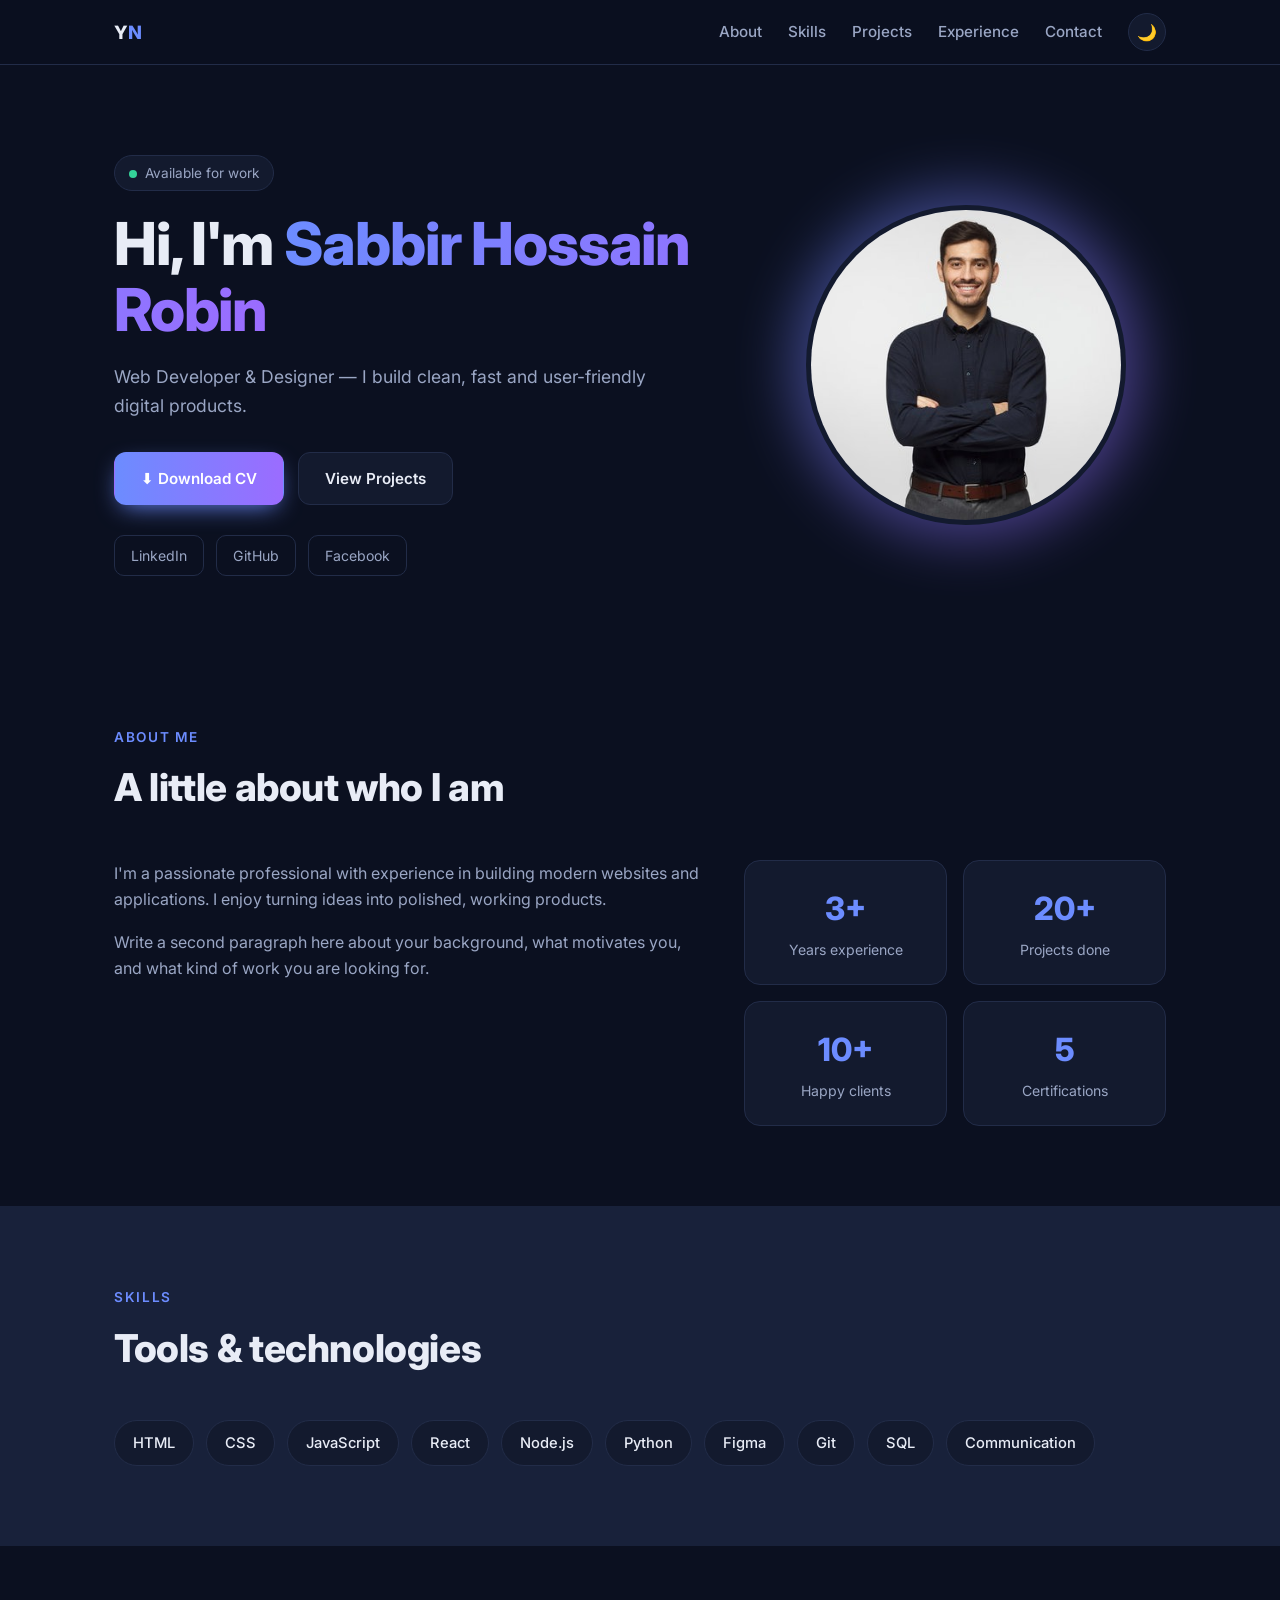
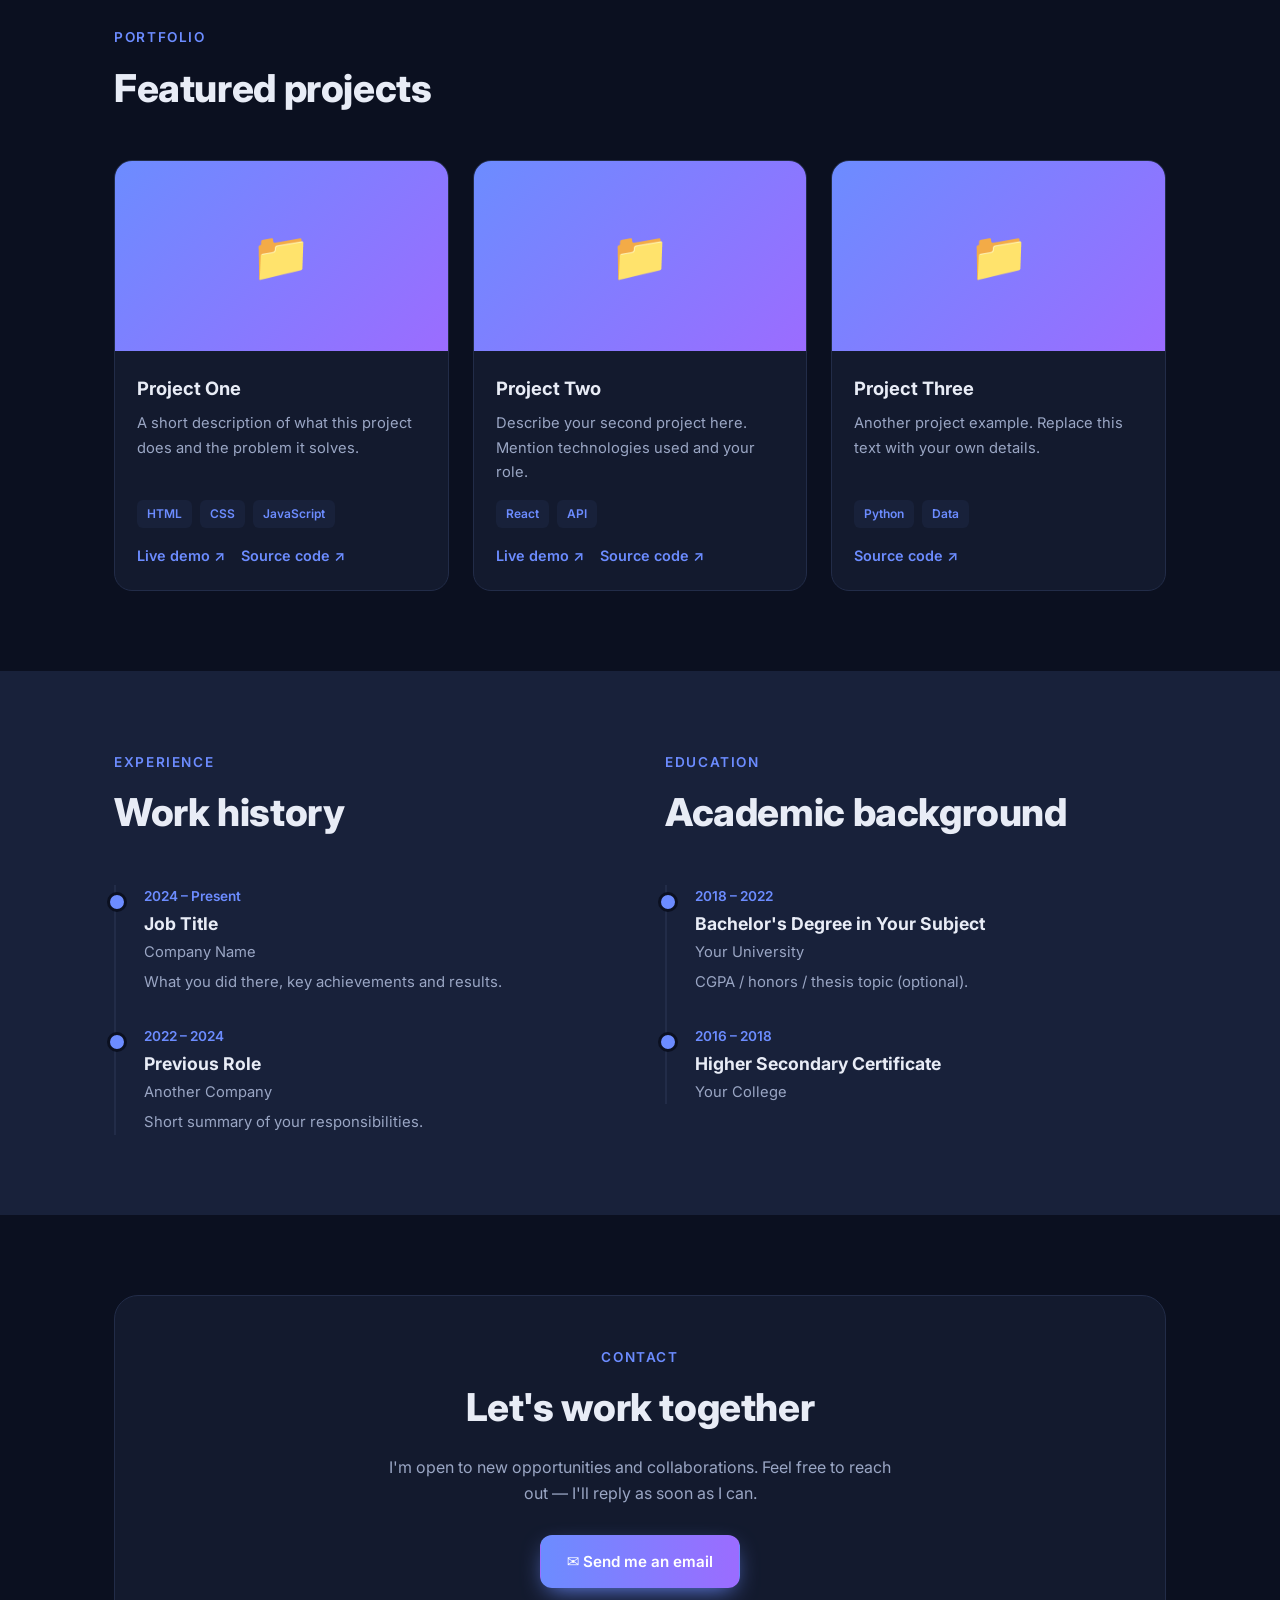
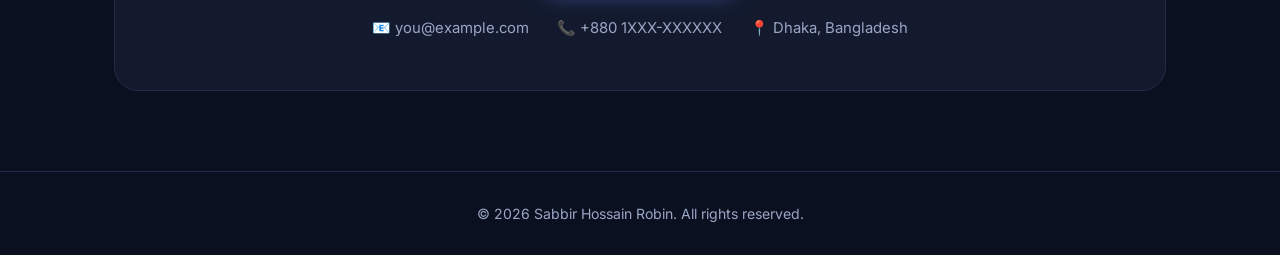
<file: index.html>
<!DOCTYPE html>
<html lang="en">
<head>
<meta charset="UTF-8">
<meta name="viewport" content="width=device-width, initial-scale=1">
<title>My Portfolio</title>
<link rel="preconnect" href="https://fonts.googleapis.com">
<link href="https://fonts.googleapis.com/css2?family=Inter:wght@400;500;600;700;800&display=swap" rel="stylesheet">
<link rel="stylesheet" href="protfolio.css">

</head>
<body>

<nav>
  <div class="container">
    <a href="#home" class="logo" id="navLogo"></a>
    <div class="links" id="navLinks">
      <a href="#about">About</a>
      <a href="#skills">Skills</a>
      <a href="#projects">Projects</a>
      <a href="#experience">Experience</a>
      <a href="#contact">Contact</a>
      <button class="theme-btn" id="themeBtn" title="Toggle theme">🌙</button>
    </div>
    <button class="menu-btn" id="menuBtn">☰</button>
  </div>
</nav>

<header class="hero" id="home">
  <div class="container">
    <div>
      <span class="badge reveal"><i></i><span id="availability"></span></span>
      <h1 class="reveal">Hi, I'm  <span class="grad" id="heroName"></span></h1>
      <p class="sub reveal" id="heroTitle"></p>
      <div class="btns reveal">
        <a class="btn primary" id="cvBtn" download>⬇ Download CV</a>
        <a class="btn ghost" href="#projects">View Projects</a>
      </div>
      <div class="socials reveal" id="socials"></div>
    </div>
    <div class="photo-wrap reveal">
      <img class="photo" id="photo" alt="Profile picture">
      <div class="photo-fallback" id="photoFallback"></div>
    </div>
  </div>
  <style>
    .photo{
  position:relative;
  width:320px;
  height:320px;
  border-radius:50%;      /* makes it a circle */
  object-fit:cover;       /* fills the circle without stretching */
  object-position:50% 20%;/* centers the face; see below to adjust */
  border:5px solid var(--card);
  background:var(--card2);
  display:block;
}
  </style>
</header>

<section id="about">
  <div class="container reveal">
    <div class="eyebrow">About me</div>
    <h2>A little about who I am</h2>
    <div class="about-grid">
      <div id="aboutText"></div>
      <div class="stats" id="stats"></div>
    </div>
  </div>
</section>

<section id="skills" style="background:var(--card2)">
  <div class="container reveal">
    <div class="eyebrow">Skills</div>
    <h2>Tools &amp; technologies</h2>
    <div class="skills" id="skillsList"></div>
  </div>
</section>

<section id="projects">
  <div class="container">
    <div class="reveal">
      <div class="eyebrow">Portfolio</div>
      <h2>Featured projects</h2>
    </div>
    <div class="projects" id="projectsList"></div>
  </div>
</section>

<section id="experience" style="background:var(--card2)">
  <div class="container reveal">
    <div class="two-col">
      <div>
        <div class="eyebrow">Experience</div>
        <h2>Work history</h2>
        <div class="timeline" id="expList"></div>
      </div>
      <div>
        <div class="eyebrow">Education</div>
        <h2>Academic background</h2>
        <div class="timeline" id="eduList"></div>
      </div>
    </div>
  </div>
</section>

<section id="contact">
  <div class="container reveal">
    <div class="contact-box">
      <div class="eyebrow">Contact</div>
      <h2 style="margin-bottom:14px">Let's work together</h2>
      <p id="contactText"></p>
      <a class="btn primary" id="emailBtn">✉ Send me an email</a>
      <div class="contact-info" id="contactInfo"></div>
    </div>
  </div>
</section>

<footer><div class="container" id="footerText"></div></footer>
<script src="protfolio.js"></script>

</body>
</html>
<!-- Robin son crosho -->
</file>
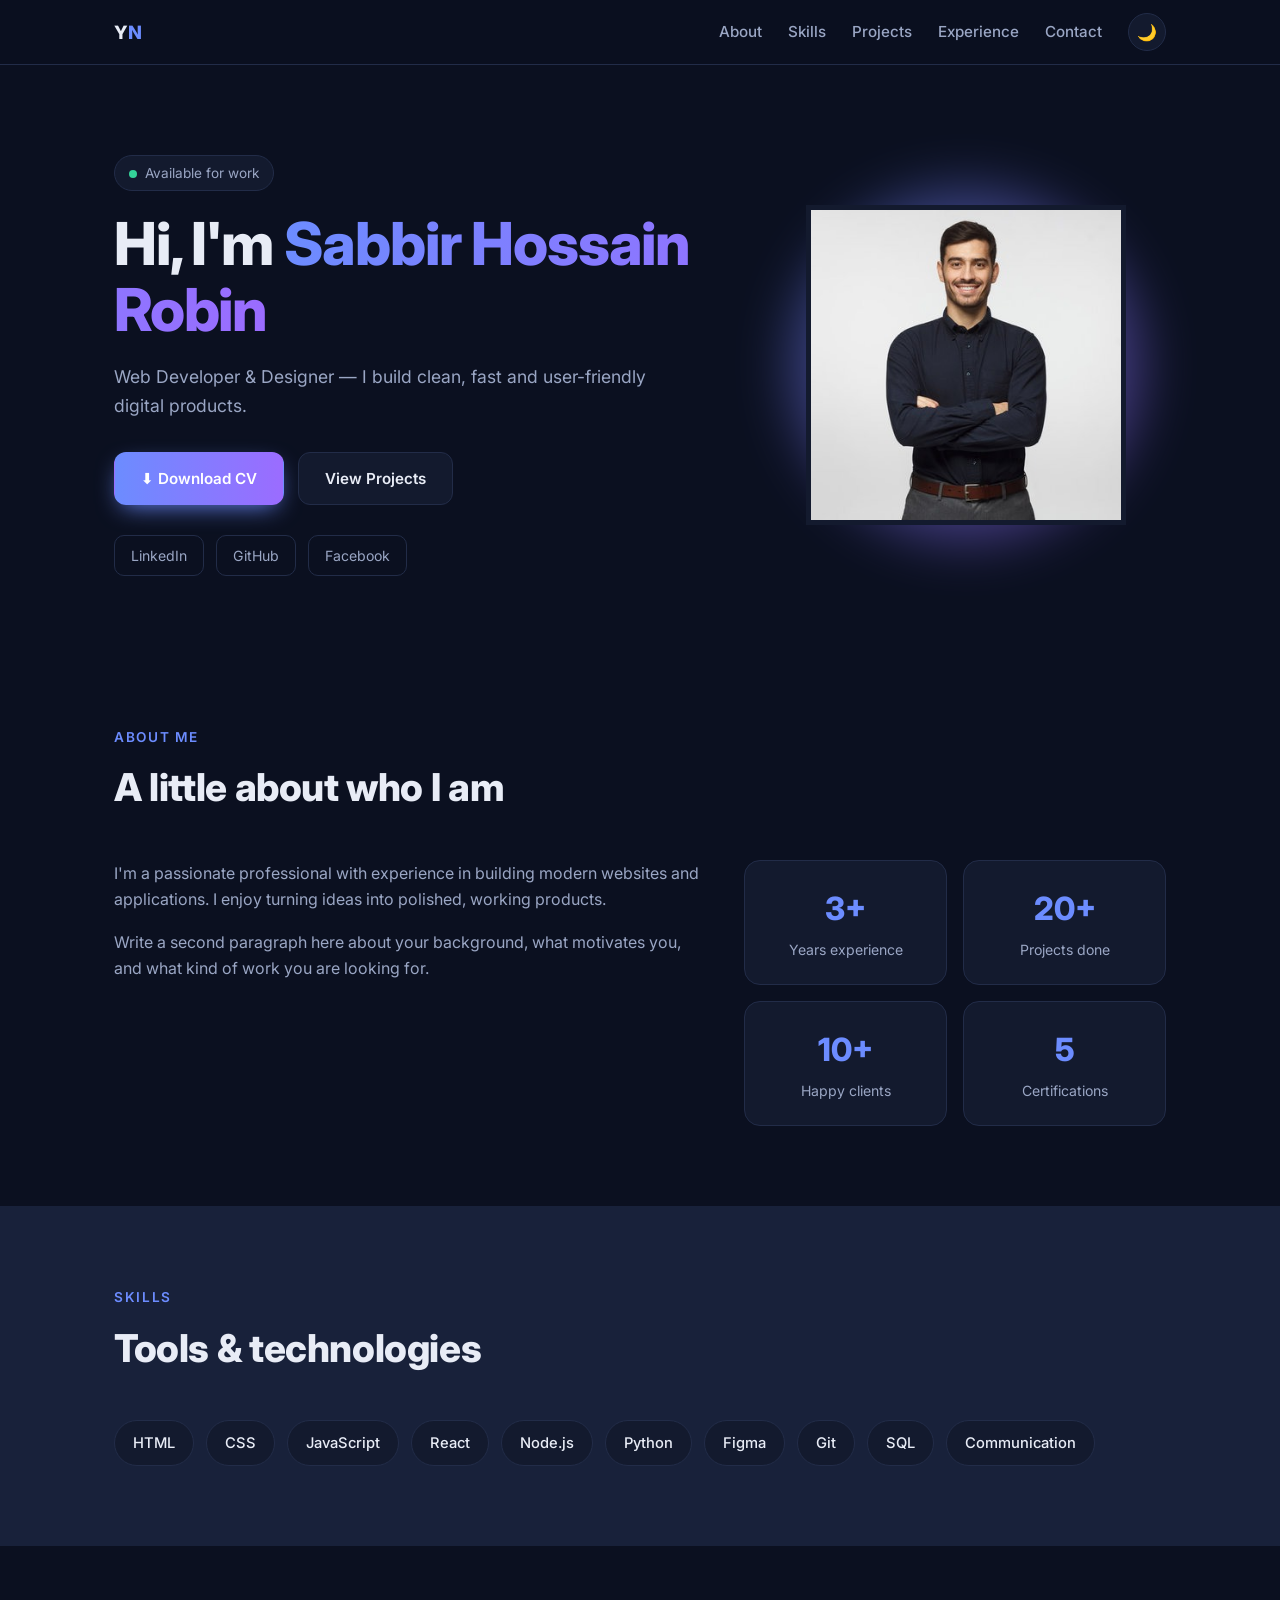
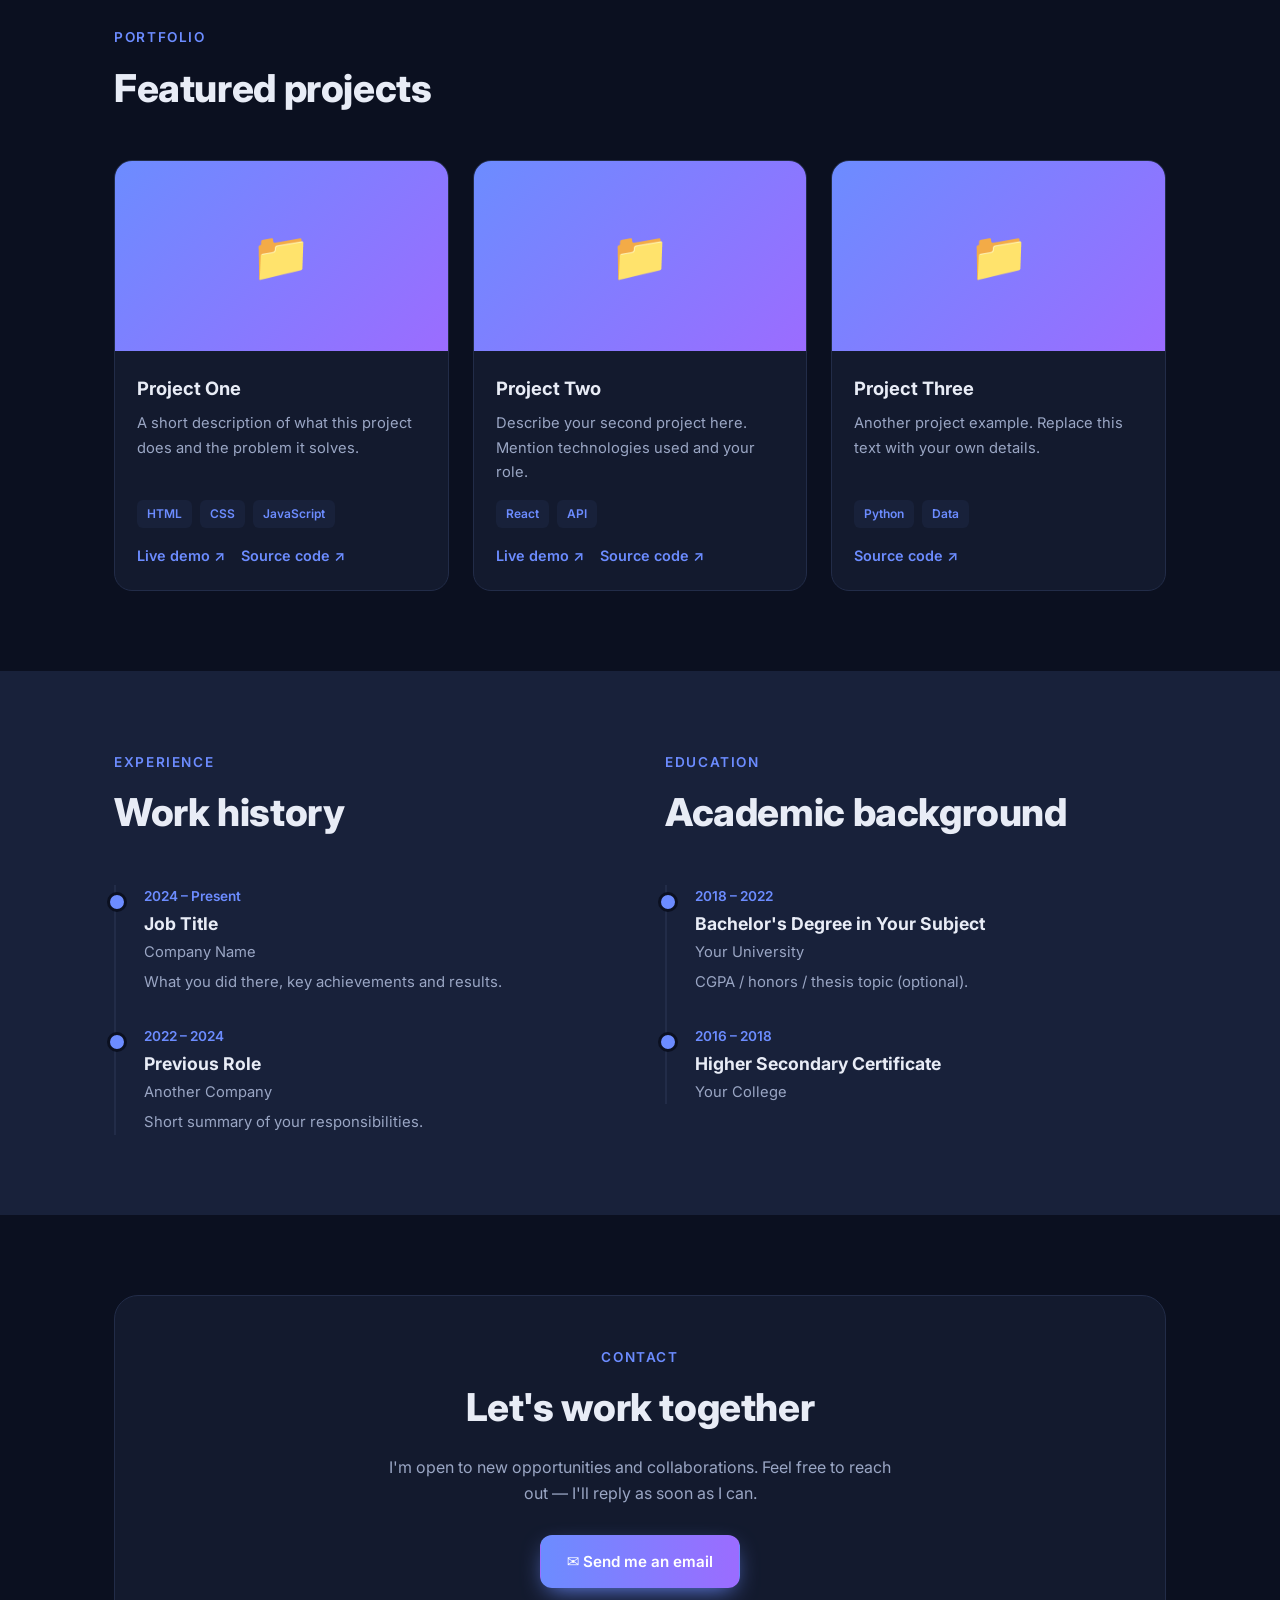
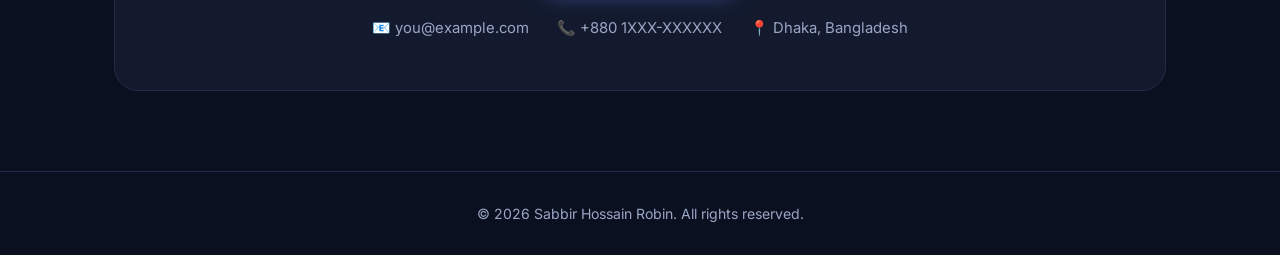
<file: protfolio.html>
<!DOCTYPE html>
<html lang="en">
<head>
<meta charset="UTF-8">
<meta name="viewport" content="width=device-width, initial-scale=1">
<title>My Portfolio</title>
<link rel="preconnect" href="https://fonts.googleapis.com">
<link href="https://fonts.googleapis.com/css2?family=Inter:wght@400;500;600;700;800&display=swap" rel="stylesheet">
<link rel="stylesheet" href="protfolio.css">

</head>
<body>

<nav>
  <div class="container">
    <a href="#home" class="logo" id="navLogo"></a>
    <div class="links" id="navLinks">
      <a href="#about">About</a>
      <a href="#skills">Skills</a>
      <a href="#projects">Projects</a>
      <a href="#experience">Experience</a>
      <a href="#contact">Contact</a>
      <button class="theme-btn" id="themeBtn" title="Toggle theme">🌙</button>
    </div>
    <button class="menu-btn" id="menuBtn">☰</button>
  </div>
</nav>

<header class="hero" id="home">
  <div class="container">
    <div>
      <span class="badge reveal"><i></i><span id="availability"></span></span>
      <h1 class="reveal">Hi, I'm  <span class="grad" id="heroName"></span></h1>
      <p class="sub reveal" id="heroTitle"></p>
      <div class="btns reveal">
        <a class="btn primary" id="cvBtn" download>⬇ Download CV</a>
        <a class="btn ghost" href="#projects">View Projects</a>
      </div>
      <div class="socials reveal" id="socials"></div>
    </div>
    <div class="photo-wrap reveal">
      <img class="photo" id="photo" alt="Profile picture">
      <div class="photo-fallback" id="photoFallback"></div>
    </div>
  </div>
</header>

<section id="about">
  <div class="container reveal">
    <div class="eyebrow">About me</div>
    <h2>A little about who I am</h2>
    <div class="about-grid">
      <div id="aboutText"></div>
      <div class="stats" id="stats"></div>
    </div>
  </div>
</section>

<section id="skills" style="background:var(--card2)">
  <div class="container reveal">
    <div class="eyebrow">Skills</div>
    <h2>Tools &amp; technologies</h2>
    <div class="skills" id="skillsList"></div>
  </div>
</section>

<section id="projects">
  <div class="container">
    <div class="reveal">
      <div class="eyebrow">Portfolio</div>
      <h2>Featured projects</h2>
    </div>
    <div class="projects" id="projectsList"></div>
  </div>
</section>

<section id="experience" style="background:var(--card2)">
  <div class="container reveal">
    <div class="two-col">
      <div>
        <div class="eyebrow">Experience</div>
        <h2>Work history</h2>
        <div class="timeline" id="expList"></div>
      </div>
      <div>
        <div class="eyebrow">Education</div>
        <h2>Academic background</h2>
        <div class="timeline" id="eduList"></div>
      </div>
    </div>
  </div>
</section>

<section id="contact">
  <div class="container reveal">
    <div class="contact-box">
      <div class="eyebrow">Contact</div>
      <h2 style="margin-bottom:14px">Let's work together</h2>
      <p id="contactText"></p>
      <a class="btn primary" id="emailBtn">✉ Send me an email</a>
      <div class="contact-info" id="contactInfo"></div>
    </div>
  </div>
</section>

<footer><div class="container" id="footerText"></div></footer>
<script src="protfolio.js"></script>

</body>
</html>
<!-- Robin son crosho -->
</file>
<file: protfolio.css>
:root{
  --bg:#0b1020; --card:#131a2e; --card2:#18213a; --text:#e8ecf6; --muted:#9aa6c4;
  --accent:#6c8cff; --accent2:#9b6cff; --border:#222c48;
}
body.light{
  --bg:#f6f7fb; --card:#ffffff; --card2:#f0f2f9; --text:#161b2e; --muted:#5a6580;
  --accent:#4a6cf7; --accent2:#7b4cf0; --border:#e2e6f2;
}
*{box-sizing:border-box;margin:0;padding:0}
html{scroll-behavior:smooth}
body{font-family:'Inter',system-ui,sans-serif;background:var(--bg);color:var(--text);line-height:1.65;transition:background .3s,color .3s}
a{color:inherit;text-decoration:none}
.container{max-width:1100px;margin:0 auto;padding:0 24px}

/* NAV */
nav{position:sticky;top:0;z-index:50;backdrop-filter:blur(14px);background:color-mix(in srgb,var(--bg) 80%,transparent);border-bottom:1px solid var(--border)}
nav .container{display:flex;align-items:center;justify-content:space-between;height:64px}
.logo{font-weight:800;font-size:1.15rem}
.logo span{color:var(--accent)}
.links{display:flex;gap:26px;align-items:center}
.links a{color:var(--muted);font-weight:500;font-size:.95rem;transition:color .2s}
.links a:hover{color:var(--text)}
.theme-btn{background:var(--card);border:1px solid var(--border);color:var(--text);width:38px;height:38px;border-radius:50%;cursor:pointer;font-size:1rem}
.menu-btn{display:none;background:none;border:none;color:var(--text);font-size:1.5rem;cursor:pointer}

/* HERO */
.hero{padding:90px 0 70px}
.hero .container{display:grid;grid-template-columns:1.2fr .8fr;gap:50px;align-items:center}
.badge{display:inline-block;padding:6px 14px;border-radius:999px;background:var(--card);border:1px solid var(--border);color:var(--muted);font-size:.85rem;margin-bottom:20px}
.badge i{display:inline-block;width:8px;height:8px;background:#34d399;border-radius:50%;margin-right:8px}
.hero h1{font-size:clamp(2.4rem,5vw,3.7rem);line-height:1.1;font-weight:800;letter-spacing:-.02em}
.grad{background:linear-gradient(90deg,var(--accent),var(--accent2));-webkit-background-clip:text;background-clip:text;color:transparent}
.hero p.sub{margin:20px 0 32px;color:var(--muted);font-size:1.1rem;max-width:540px}
.btns{display:flex;gap:14px;flex-wrap:wrap}
.btn{padding:13px 26px;border-radius:12px;font-weight:600;font-size:.95rem;transition:transform .2s,box-shadow .2s;display:inline-block;border:1px solid transparent;cursor:pointer}
.btn:hover{transform:translateY(-2px)}
.btn.primary{background:linear-gradient(90deg,var(--accent),var(--accent2));color:#fff;box-shadow:0 8px 24px -8px var(--accent)}
.btn.ghost{background:var(--card);border-color:var(--border)}
.socials{display:flex;gap:12px;margin-top:30px;flex-wrap:wrap}
.socials a{padding:8px 16px;border:1px solid var(--border);border-radius:10px;color:var(--muted);font-size:.88rem;transition:.2s}
.socials a:hover{color:var(--text);border-color:var(--accent)}
.photo-wrap{position:relative;justify-self:center}
.photo-wrap::before{content:"";position:absolute;inset:-14px;border-radius:50%;background:linear-gradient(135deg,var(--accent),var(--accent2));filter:blur(28px);opacity:.45}
.photo{position:relative;width:320px;height:320px;object-fit:cover;border:5px solid var(--card);background:var(--card2);display:block}
.photo-fallback{position:relative;width:320px;height:320px;border-radius:50%;display:none;align-items:center;justify-content:center;font-size:5rem;font-weight:800;background:var(--card2);border:5px solid var(--card);color:var(--accent)}

/* SECTIONS */
section{padding:80px 0}
.eyebrow{color:var(--accent);font-weight:600;font-size:.85rem;letter-spacing:.12em;text-transform:uppercase}
h2{font-size:clamp(1.8rem,3.5vw,2.4rem);font-weight:800;margin:8px 0 40px;letter-spacing:-.01em}
.about-grid{display:grid;grid-template-columns:1.4fr 1fr;gap:40px}
.about-grid p{color:var(--muted);margin-bottom:16px}
.stats{display:grid;grid-template-columns:1fr 1fr;gap:16px}
.stat{background:var(--card);border:1px solid var(--border);border-radius:16px;padding:22px;text-align:center}
.stat b{display:block;font-size:2rem;font-weight:800;color:var(--accent)}
.stat span{color:var(--muted);font-size:.88rem}

.skills{display:flex;flex-wrap:wrap;gap:12px}
.skill{padding:10px 18px;background:var(--card);border:1px solid var(--border);border-radius:999px;font-weight:500;font-size:.92rem;transition:.2s}
.skill:hover{border-color:var(--accent);transform:translateY(-2px)}

.timeline{border-left:2px solid var(--border);padding-left:28px;display:grid;gap:30px}
.t-item{position:relative}
.t-item::before{content:"";position:absolute;left:-37px;top:7px;width:14px;height:14px;border-radius:50%;background:var(--accent);border:3px solid var(--bg)}
.t-item .date{color:var(--accent);font-size:.85rem;font-weight:600}
.t-item h3{font-size:1.1rem;margin:2px 0}
.t-item .org{color:var(--muted);font-size:.92rem}
.t-item p{color:var(--muted);font-size:.93rem;margin-top:6px}
.two-col{display:grid;grid-template-columns:1fr 1fr;gap:50px}
.two-col h3.col-title{margin-bottom:24px;font-size:1.2rem}

/* PROJECTS */
.projects{display:grid;grid-template-columns:repeat(auto-fill,minmax(310px,1fr));gap:24px}
.project{background:var(--card);border:1px solid var(--border);border-radius:18px;overflow:hidden;display:flex;flex-direction:column;transition:transform .25s,box-shadow .25s,border-color .25s}
.project:hover{transform:translateY(-6px);border-color:var(--accent);box-shadow:0 18px 40px -20px var(--accent)}
.project .thumb{height:190px;background:linear-gradient(135deg,var(--accent),var(--accent2));display:flex;align-items:center;justify-content:center;font-size:3rem;color:#fff;overflow:hidden}
.project .thumb img{width:100%;height:100%;object-fit:cover}
.project .body{padding:22px;display:flex;flex-direction:column;flex:1}
.project h3{font-size:1.15rem;margin-bottom:8px}
.project p{color:var(--muted);font-size:.92rem;flex:1}
.tags{display:flex;flex-wrap:wrap;gap:8px;margin:16px 0}
.tags span{font-size:.75rem;padding:4px 10px;border-radius:6px;background:var(--card2);color:var(--accent);font-weight:600}
.plinks{display:flex;gap:16px;font-size:.9rem;font-weight:600}
.plinks a{color:var(--accent)}
.plinks a:hover{text-decoration:underline}

/* CONTACT */
.contact-box{background:var(--card);border:1px solid var(--border);border-radius:24px;padding:50px;text-align:center}
.contact-box p{color:var(--muted);max-width:520px;margin:0 auto 28px}
.contact-info{display:flex;justify-content:center;gap:28px;flex-wrap:wrap;margin-top:28px;color:var(--muted);font-size:.93rem}

footer{padding:30px 0;text-align:center;color:var(--muted);font-size:.88rem;border-top:1px solid var(--border)}

.reveal{opacity:0;transform:translateY(24px);transition:opacity .7s,transform .7s}
.reveal.show{opacity:1;transform:none}

@media(max-width:820px){
  .hero .container,.about-grid,.two-col{grid-template-columns:1fr}
  .photo-wrap{order:-1}
  .photo,.photo-fallback{width:230px;height:230px}
  .hero{padding-top:50px}
  .links{position:absolute;top:64px;left:0;right:0;background:var(--bg);flex-direction:column;padding:20px;border-bottom:1px solid var(--border);display:none}
  .links.open{display:flex}
  .menu-btn{display:block}
  .contact-box{padding:32px 20px}
}
</file>
